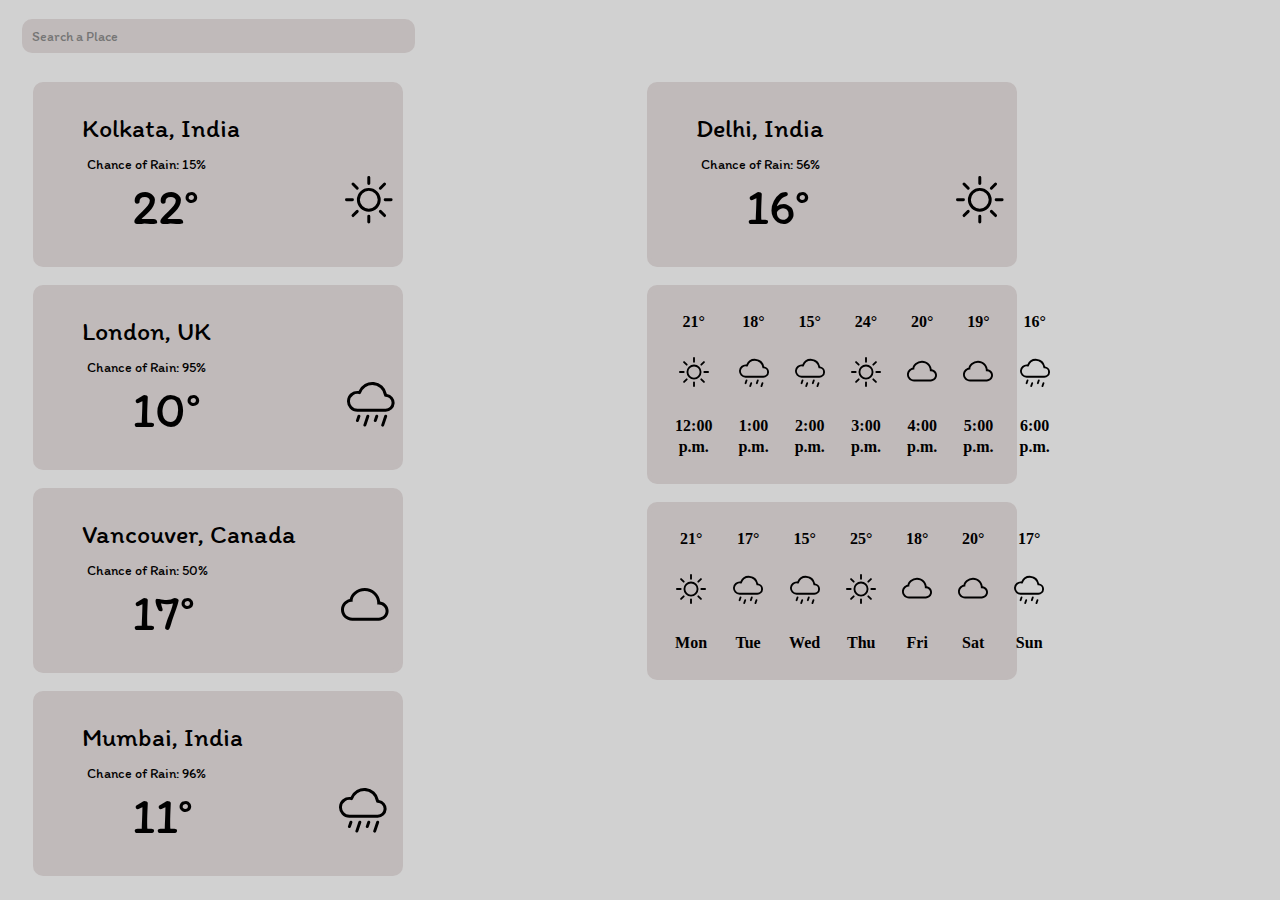
<file: waether/index.html>
<!DOCTYPE html>
<html lang="en">

<head>
    <meta charset="UTF-8">
    <meta http-equiv="X-UA-Compatible" content="IE=edge">
    <meta name="viewport" content="width=device-width, initial-scale=1.0">
    <title>Weather Webpage</title>
    <link rel="preconnect" href="https://fonts.googleapis.com">
    <link rel="preconnect" href="https://fonts.gstatic.com" crossorigin>
    <link href="https://fonts.googleapis.com/css2?family=Itim&display=swap" rel="stylesheet">
    <link rel="stylesheet" href="project1.css">
</head>

<body>
    <div class="container">
        <div class="box1">
            <input type="text" id="search1" placeholder="Search a Place">
        </div>
        <div class="row">
            <div class="column">
                <div class="weather" id="weather1">

                    <p class="para1" id="paragraph">Kolkata, India
                        <br>

                        <span class="para2" id="paragraph1">
                            Chance of Rain: 15%
                        </span>
                        <br>
                        <span class="images" id="img2">22°</span>
                        <svg xmlns="http://www.w3.org/2000/svg" fill="currentColor" class="image" viewBox="0 0 16 16">
                            <path
                                d="M8 11a3 3 0 1 1 0-6 3 3 0 0 1 0 6zm0 1a4 4 0 1 0 0-8 4 4 0 0 0 0 8zM8 0a.5.5 0 0 1 .5.5v2a.5.5 0 0 1-1 0v-2A.5.5 0 0 1 8 0zm0 13a.5.5 0 0 1 .5.5v2a.5.5 0 0 1-1 0v-2A.5.5 0 0 1 8 13zm8-5a.5.5 0 0 1-.5.5h-2a.5.5 0 0 1 0-1h2a.5.5 0 0 1 .5.5zM3 8a.5.5 0 0 1-.5.5h-2a.5.5 0 0 1 0-1h2A.5.5 0 0 1 3 8zm10.657-5.657a.5.5 0 0 1 0 .707l-1.414 1.415a.5.5 0 1 1-.707-.708l1.414-1.414a.5.5 0 0 1 .707 0zm-9.193 9.193a.5.5 0 0 1 0 .707L3.05 13.657a.5.5 0 0 1-.707-.707l1.414-1.414a.5.5 0 0 1 .707 0zm9.193 2.121a.5.5 0 0 1-.707 0l-1.414-1.414a.5.5 0 0 1 .707-.707l1.414 1.414a.5.5 0 0 1 0 .707zM4.464 4.465a.5.5 0 0 1-.707 0L2.343 3.05a.5.5 0 1 1 .707-.707l1.414 1.414a.5.5 0 0 1 0 .708z" />
                        </svg>
                    </p>
                </div>
                <br>

                <div class="weather" id="weather2">

                    <p class="para1" id="paragraph">London, UK
                        <br>

                        <span class="para2" id="paragraph1">
                            Chance of Rain: 95%
                        </span>
                        <br>
                        <span class="images" id="img2">10°</span>
                        <svg xmlns="http://www.w3.org/2000/svg" fill="currentColor" class="image" viewBox="0 0 16 16">
                            <path
                                d="M4.158 12.025a.5.5 0 0 1 .316.633l-.5 1.5a.5.5 0 0 1-.948-.316l.5-1.5a.5.5 0 0 1 .632-.317zm3 0a.5.5 0 0 1 .316.633l-1 3a.5.5 0 0 1-.948-.316l1-3a.5.5 0 0 1 .632-.317zm3 0a.5.5 0 0 1 .316.633l-.5 1.5a.5.5 0 0 1-.948-.316l.5-1.5a.5.5 0 0 1 .632-.317zm3 0a.5.5 0 0 1 .316.633l-1 3a.5.5 0 1 1-.948-.316l1-3a.5.5 0 0 1 .632-.317zm.247-6.998a5.001 5.001 0 0 0-9.499-1.004A3.5 3.5 0 1 0 3.5 11H13a3 3 0 0 0 .405-5.973zM8.5 2a4 4 0 0 1 3.976 3.555.5.5 0 0 0 .5.445H13a2 2 0 0 1 0 4H3.5a2.5 2.5 0 1 1 .605-4.926.5.5 0 0 0 .596-.329A4.002 4.002 0 0 1 8.5 2z" />
                        </svg>
                    </p>
                </div>
                <br>

                <div class="weather" id="weather3">

                    <p class="para1" id="paragraph">Vancouver, Canada
                        <br>

                        <span class="para2" id="paragraph1">
                            Chance of Rain: 50%
                        </span>
                        <br>
                        <span class="images" id="img2">17°</span>
                        <svg xmlns="http://www.w3.org/2000/svg" fill="currentColor" class="image" viewBox="0 0 16 16">
                            <path
                                d="M4.406 3.342A5.53 5.53 0 0 1 8 2c2.69 0 4.923 2 5.166 4.579C14.758 6.804 16 8.137 16 9.773 16 11.569 14.502 13 12.687 13H3.781C1.708 13 0 11.366 0 9.318c0-1.763 1.266-3.223 2.942-3.593.143-.863.698-1.723 1.464-2.383zm.653.757c-.757.653-1.153 1.44-1.153 2.056v.448l-.445.049C2.064 6.805 1 7.952 1 9.318 1 10.785 2.23 12 3.781 12h8.906C13.98 12 15 10.988 15 9.773c0-1.216-1.02-2.228-2.313-2.228h-.5v-.5C12.188 4.825 10.328 3 8 3a4.53 4.53 0 0 0-2.941 1.1z" />
                        </svg>
                    </p>
                </div>
                <br>

                <div class="weather" id="weather4">

                    <p class="para1" id="paragraph">Mumbai, India
                        <br>

                        <span class="para2" id="paragraph1">
                            Chance of Rain: 96%
                        </span>
                        <br>
                        <span class="images" id="img2">11°</span>
                        <svg xmlns="http://www.w3.org/2000/svg" fill="currentColor" class="image" viewBox="0 0 16 16">
                            <path
                                d="M4.158 12.025a.5.5 0 0 1 .316.633l-.5 1.5a.5.5 0 0 1-.948-.316l.5-1.5a.5.5 0 0 1 .632-.317zm3 0a.5.5 0 0 1 .316.633l-1 3a.5.5 0 0 1-.948-.316l1-3a.5.5 0 0 1 .632-.317zm3 0a.5.5 0 0 1 .316.633l-.5 1.5a.5.5 0 0 1-.948-.316l.5-1.5a.5.5 0 0 1 .632-.317zm3 0a.5.5 0 0 1 .316.633l-1 3a.5.5 0 1 1-.948-.316l1-3a.5.5 0 0 1 .632-.317zm.247-6.998a5.001 5.001 0 0 0-9.499-1.004A3.5 3.5 0 1 0 3.5 11H13a3 3 0 0 0 .405-5.973zM8.5 2a4 4 0 0 1 3.976 3.555.5.5 0 0 0 .5.445H13a2 2 0 0 1 0 4H3.5a2.5 2.5 0 1 1 .605-4.926.5.5 0 0 0 .596-.329A4.002 4.002 0 0 1 8.5 2z" />
                        </svg>
                    </p>
                </div>
            </div>

            <div class="column">
                <div class="weather" id="weather1">

                    <p class="para1" id="paragraph">Delhi, India
                        <br>

                        <span class="para2" id="paragraph1">
                            Chance of Rain: 56%
                        </span>
                        <br>
                        <span class="images" id="img2">16°</span>
                        <svg xmlns="http://www.w3.org/2000/svg" fill="currentColor" class="image" viewBox="0 0 16 16">
                            <path
                                d="M8 11a3 3 0 1 1 0-6 3 3 0 0 1 0 6zm0 1a4 4 0 1 0 0-8 4 4 0 0 0 0 8zM8 0a.5.5 0 0 1 .5.5v2a.5.5 0 0 1-1 0v-2A.5.5 0 0 1 8 0zm0 13a.5.5 0 0 1 .5.5v2a.5.5 0 0 1-1 0v-2A.5.5 0 0 1 8 13zm8-5a.5.5 0 0 1-.5.5h-2a.5.5 0 0 1 0-1h2a.5.5 0 0 1 .5.5zM3 8a.5.5 0 0 1-.5.5h-2a.5.5 0 0 1 0-1h2A.5.5 0 0 1 3 8zm10.657-5.657a.5.5 0 0 1 0 .707l-1.414 1.415a.5.5 0 1 1-.707-.708l1.414-1.414a.5.5 0 0 1 .707 0zm-9.193 9.193a.5.5 0 0 1 0 .707L3.05 13.657a.5.5 0 0 1-.707-.707l1.414-1.414a.5.5 0 0 1 .707 0zm9.193 2.121a.5.5 0 0 1-.707 0l-1.414-1.414a.5.5 0 0 1 .707-.707l1.414 1.414a.5.5 0 0 1 0 .707zM4.464 4.465a.5.5 0 0 1-.707 0L2.343 3.05a.5.5 0 1 1 .707-.707l1.414 1.414a.5.5 0 0 1 0 .708z" />
                        </svg>
                    </p>
                </div>
                <br>

                <div class="weather" id="weather2">
                    <table class="tb1" id="tab1">
                        <thead>
                            <tr>
                                <th class="th1">21°</th>
                                <th class="th1">18°</th>
                                <th class="th1">15°</th>
                                <th class="th1">24°</th>
                                <th class="th1">20°</th>
                                <th class="th1">19°</th>
                                <th class="th1">16°</th>
                            </tr>

                        </thead>
                        <tbody>
                            <tr>
                                <th class="th1"><svg xmlns="http://www.w3.org/2000/svg" width="30" height="30"
                                        fill="currentColor" class="bi bi-brightness-high" viewBox="0 0 16 16">
                                        <path
                                            d="M8 11a3 3 0 1 1 0-6 3 3 0 0 1 0 6zm0 1a4 4 0 1 0 0-8 4 4 0 0 0 0 8zM8 0a.5.5 0 0 1 .5.5v2a.5.5 0 0 1-1 0v-2A.5.5 0 0 1 8 0zm0 13a.5.5 0 0 1 .5.5v2a.5.5 0 0 1-1 0v-2A.5.5 0 0 1 8 13zm8-5a.5.5 0 0 1-.5.5h-2a.5.5 0 0 1 0-1h2a.5.5 0 0 1 .5.5zM3 8a.5.5 0 0 1-.5.5h-2a.5.5 0 0 1 0-1h2A.5.5 0 0 1 3 8zm10.657-5.657a.5.5 0 0 1 0 .707l-1.414 1.415a.5.5 0 1 1-.707-.708l1.414-1.414a.5.5 0 0 1 .707 0zm-9.193 9.193a.5.5 0 0 1 0 .707L3.05 13.657a.5.5 0 0 1-.707-.707l1.414-1.414a.5.5 0 0 1 .707 0zm9.193 2.121a.5.5 0 0 1-.707 0l-1.414-1.414a.5.5 0 0 1 .707-.707l1.414 1.414a.5.5 0 0 1 0 .707zM4.464 4.465a.5.5 0 0 1-.707 0L2.343 3.05a.5.5 0 1 1 .707-.707l1.414 1.414a.5.5 0 0 1 0 .708z" />
                                    </svg></th>
                                <th class="th1"><svg xmlns="http://www.w3.org/2000/svg" width="30" height="30"
                                        fill="currentColor" class="bi bi-cloud-drizzle" viewBox="0 0 16 16">
                                        <path
                                            d="M4.158 12.025a.5.5 0 0 1 .316.633l-.5 1.5a.5.5 0 0 1-.948-.316l.5-1.5a.5.5 0 0 1 .632-.317zm6 0a.5.5 0 0 1 .316.633l-.5 1.5a.5.5 0 0 1-.948-.316l.5-1.5a.5.5 0 0 1 .632-.317zm-3.5 1.5a.5.5 0 0 1 .316.633l-.5 1.5a.5.5 0 0 1-.948-.316l.5-1.5a.5.5 0 0 1 .632-.317zm6 0a.5.5 0 0 1 .316.633l-.5 1.5a.5.5 0 1 1-.948-.316l.5-1.5a.5.5 0 0 1 .632-.317zm.747-8.498a5.001 5.001 0 0 0-9.499-1.004A3.5 3.5 0 1 0 3.5 11H13a3 3 0 0 0 .405-5.973zM8.5 2a4 4 0 0 1 3.976 3.555.5.5 0 0 0 .5.445H13a2 2 0 0 1 0 4H3.5a2.5 2.5 0 1 1 .605-4.926.5.5 0 0 0 .596-.329A4.002 4.002 0 0 1 8.5 2z" />
                                    </svg></th>
                                <th class="th1"><svg xmlns="http://www.w3.org/2000/svg" width="30" height="30"
                                        fill="currentColor" class="bi bi-cloud-drizzle" viewBox="0 0 16 16">
                                        <path
                                            d="M4.158 12.025a.5.5 0 0 1 .316.633l-.5 1.5a.5.5 0 0 1-.948-.316l.5-1.5a.5.5 0 0 1 .632-.317zm6 0a.5.5 0 0 1 .316.633l-.5 1.5a.5.5 0 0 1-.948-.316l.5-1.5a.5.5 0 0 1 .632-.317zm-3.5 1.5a.5.5 0 0 1 .316.633l-.5 1.5a.5.5 0 0 1-.948-.316l.5-1.5a.5.5 0 0 1 .632-.317zm6 0a.5.5 0 0 1 .316.633l-.5 1.5a.5.5 0 1 1-.948-.316l.5-1.5a.5.5 0 0 1 .632-.317zm.747-8.498a5.001 5.001 0 0 0-9.499-1.004A3.5 3.5 0 1 0 3.5 11H13a3 3 0 0 0 .405-5.973zM8.5 2a4 4 0 0 1 3.976 3.555.5.5 0 0 0 .5.445H13a2 2 0 0 1 0 4H3.5a2.5 2.5 0 1 1 .605-4.926.5.5 0 0 0 .596-.329A4.002 4.002 0 0 1 8.5 2z" />
                                    </svg></th>
                                <th class="th1"><svg xmlns="http://www.w3.org/2000/svg" width="30" height="30"
                                        fill="currentColor" class="bi bi-brightness-high" viewBox="0 0 16 16">
                                        <path
                                            d="M8 11a3 3 0 1 1 0-6 3 3 0 0 1 0 6zm0 1a4 4 0 1 0 0-8 4 4 0 0 0 0 8zM8 0a.5.5 0 0 1 .5.5v2a.5.5 0 0 1-1 0v-2A.5.5 0 0 1 8 0zm0 13a.5.5 0 0 1 .5.5v2a.5.5 0 0 1-1 0v-2A.5.5 0 0 1 8 13zm8-5a.5.5 0 0 1-.5.5h-2a.5.5 0 0 1 0-1h2a.5.5 0 0 1 .5.5zM3 8a.5.5 0 0 1-.5.5h-2a.5.5 0 0 1 0-1h2A.5.5 0 0 1 3 8zm10.657-5.657a.5.5 0 0 1 0 .707l-1.414 1.415a.5.5 0 1 1-.707-.708l1.414-1.414a.5.5 0 0 1 .707 0zm-9.193 9.193a.5.5 0 0 1 0 .707L3.05 13.657a.5.5 0 0 1-.707-.707l1.414-1.414a.5.5 0 0 1 .707 0zm9.193 2.121a.5.5 0 0 1-.707 0l-1.414-1.414a.5.5 0 0 1 .707-.707l1.414 1.414a.5.5 0 0 1 0 .707zM4.464 4.465a.5.5 0 0 1-.707 0L2.343 3.05a.5.5 0 1 1 .707-.707l1.414 1.414a.5.5 0 0 1 0 .708z" />
                                    </svg></th>
                                <th class="th1"><svg xmlns="http://www.w3.org/2000/svg" width="30" height="30"
                                        fill="currentColor" class="bi bi-cloud" viewBox="0 0 16 16">
                                        <path
                                            d="M4.406 3.342A5.53 5.53 0 0 1 8 2c2.69 0 4.923 2 5.166 4.579C14.758 6.804 16 8.137 16 9.773 16 11.569 14.502 13 12.687 13H3.781C1.708 13 0 11.366 0 9.318c0-1.763 1.266-3.223 2.942-3.593.143-.863.698-1.723 1.464-2.383zm.653.757c-.757.653-1.153 1.44-1.153 2.056v.448l-.445.049C2.064 6.805 1 7.952 1 9.318 1 10.785 2.23 12 3.781 12h8.906C13.98 12 15 10.988 15 9.773c0-1.216-1.02-2.228-2.313-2.228h-.5v-.5C12.188 4.825 10.328 3 8 3a4.53 4.53 0 0 0-2.941 1.1z" />
                                    </svg></th>
                                <th class="th1"><svg xmlns="http://www.w3.org/2000/svg" width="30" height="30"
                                        fill="currentColor" class="bi bi-cloud" viewBox="0 0 16 16">
                                        <path
                                            d="M4.406 3.342A5.53 5.53 0 0 1 8 2c2.69 0 4.923 2 5.166 4.579C14.758 6.804 16 8.137 16 9.773 16 11.569 14.502 13 12.687 13H3.781C1.708 13 0 11.366 0 9.318c0-1.763 1.266-3.223 2.942-3.593.143-.863.698-1.723 1.464-2.383zm.653.757c-.757.653-1.153 1.44-1.153 2.056v.448l-.445.049C2.064 6.805 1 7.952 1 9.318 1 10.785 2.23 12 3.781 12h8.906C13.98 12 15 10.988 15 9.773c0-1.216-1.02-2.228-2.313-2.228h-.5v-.5C12.188 4.825 10.328 3 8 3a4.53 4.53 0 0 0-2.941 1.1z" />
                                    </svg></th>
                                <th class="th1"><svg xmlns="http://www.w3.org/2000/svg" width="30" height="30"
                                        fill="currentColor" class="bi bi-cloud-drizzle" viewBox="0 0 16 16">
                                        <path
                                            d="M4.158 12.025a.5.5 0 0 1 .316.633l-.5 1.5a.5.5 0 0 1-.948-.316l.5-1.5a.5.5 0 0 1 .632-.317zm6 0a.5.5 0 0 1 .316.633l-.5 1.5a.5.5 0 0 1-.948-.316l.5-1.5a.5.5 0 0 1 .632-.317zm-3.5 1.5a.5.5 0 0 1 .316.633l-.5 1.5a.5.5 0 0 1-.948-.316l.5-1.5a.5.5 0 0 1 .632-.317zm6 0a.5.5 0 0 1 .316.633l-.5 1.5a.5.5 0 1 1-.948-.316l.5-1.5a.5.5 0 0 1 .632-.317zm.747-8.498a5.001 5.001 0 0 0-9.499-1.004A3.5 3.5 0 1 0 3.5 11H13a3 3 0 0 0 .405-5.973zM8.5 2a4 4 0 0 1 3.976 3.555.5.5 0 0 0 .5.445H13a2 2 0 0 1 0 4H3.5a2.5 2.5 0 1 1 .605-4.926.5.5 0 0 0 .596-.329A4.002 4.002 0 0 1 8.5 2z" />
                                    </svg></th>
                            </tr>

                            <tr>
                                <th class="th3">12:00</th>
                                <th class="th3">1:00</th>
                                <th class="th3">2:00</th>
                                <th class="th3">3:00</th>
                                <th class="th3">4:00</th>
                                <th class="th3">5:00</th>
                                <th class="th3">6:00</th>
                            </tr>

                            <tr>
                                <th class="th2" id="thone">p.m.</th>
                                <th class="th2" id="thone">p.m.</th>
                                <th class="th2" id="thone">p.m.</th>
                                <th class="th2" id="thone">p.m.</th>
                                <th class="th2" id="thone">p.m.</th>
                                <th class="th2" id="thone">p.m.</th>
                                <th class="th2" id="thone">p.m.</th>
                            </tr>
                        </tbody>
                    </table>
                </div>
                <br>

                <div class="weather" id="weather3">
                    <table class="tb1" id="tab1">
                        <thead>
                            <tr>
                                <th class="th1">21°</th>
                                <th class="th1">17°</th>
                                <th class="th1">15°</th>
                                <th class="th1">25°</th>
                                <th class="th1">18°</th>
                                <th class="th1">20°</th>
                                <th class="th1">17°</th>
                            </tr>

                        </thead>
                        <tbody>
                            <tr>
                                <th class="th1"><svg xmlns="http://www.w3.org/2000/svg" width="30" height="30"
                                        fill="currentColor" class="bi bi-brightness-high" viewBox="0 0 16 16">
                                        <path
                                            d="M8 11a3 3 0 1 1 0-6 3 3 0 0 1 0 6zm0 1a4 4 0 1 0 0-8 4 4 0 0 0 0 8zM8 0a.5.5 0 0 1 .5.5v2a.5.5 0 0 1-1 0v-2A.5.5 0 0 1 8 0zm0 13a.5.5 0 0 1 .5.5v2a.5.5 0 0 1-1 0v-2A.5.5 0 0 1 8 13zm8-5a.5.5 0 0 1-.5.5h-2a.5.5 0 0 1 0-1h2a.5.5 0 0 1 .5.5zM3 8a.5.5 0 0 1-.5.5h-2a.5.5 0 0 1 0-1h2A.5.5 0 0 1 3 8zm10.657-5.657a.5.5 0 0 1 0 .707l-1.414 1.415a.5.5 0 1 1-.707-.708l1.414-1.414a.5.5 0 0 1 .707 0zm-9.193 9.193a.5.5 0 0 1 0 .707L3.05 13.657a.5.5 0 0 1-.707-.707l1.414-1.414a.5.5 0 0 1 .707 0zm9.193 2.121a.5.5 0 0 1-.707 0l-1.414-1.414a.5.5 0 0 1 .707-.707l1.414 1.414a.5.5 0 0 1 0 .707zM4.464 4.465a.5.5 0 0 1-.707 0L2.343 3.05a.5.5 0 1 1 .707-.707l1.414 1.414a.5.5 0 0 1 0 .708z" />
                                    </svg></th>
                                <th class="th1"><svg xmlns="http://www.w3.org/2000/svg" width="30" height="30"
                                        fill="currentColor" class="bi bi-cloud-drizzle" viewBox="0 0 16 16">
                                        <path
                                            d="M4.158 12.025a.5.5 0 0 1 .316.633l-.5 1.5a.5.5 0 0 1-.948-.316l.5-1.5a.5.5 0 0 1 .632-.317zm6 0a.5.5 0 0 1 .316.633l-.5 1.5a.5.5 0 0 1-.948-.316l.5-1.5a.5.5 0 0 1 .632-.317zm-3.5 1.5a.5.5 0 0 1 .316.633l-.5 1.5a.5.5 0 0 1-.948-.316l.5-1.5a.5.5 0 0 1 .632-.317zm6 0a.5.5 0 0 1 .316.633l-.5 1.5a.5.5 0 1 1-.948-.316l.5-1.5a.5.5 0 0 1 .632-.317zm.747-8.498a5.001 5.001 0 0 0-9.499-1.004A3.5 3.5 0 1 0 3.5 11H13a3 3 0 0 0 .405-5.973zM8.5 2a4 4 0 0 1 3.976 3.555.5.5 0 0 0 .5.445H13a2 2 0 0 1 0 4H3.5a2.5 2.5 0 1 1 .605-4.926.5.5 0 0 0 .596-.329A4.002 4.002 0 0 1 8.5 2z" />
                                    </svg></th>
                                <th class="th1"><svg xmlns="http://www.w3.org/2000/svg" width="30" height="30"
                                        fill="currentColor" class="bi bi-cloud-drizzle" viewBox="0 0 16 16">
                                        <path
                                            d="M4.158 12.025a.5.5 0 0 1 .316.633l-.5 1.5a.5.5 0 0 1-.948-.316l.5-1.5a.5.5 0 0 1 .632-.317zm6 0a.5.5 0 0 1 .316.633l-.5 1.5a.5.5 0 0 1-.948-.316l.5-1.5a.5.5 0 0 1 .632-.317zm-3.5 1.5a.5.5 0 0 1 .316.633l-.5 1.5a.5.5 0 0 1-.948-.316l.5-1.5a.5.5 0 0 1 .632-.317zm6 0a.5.5 0 0 1 .316.633l-.5 1.5a.5.5 0 1 1-.948-.316l.5-1.5a.5.5 0 0 1 .632-.317zm.747-8.498a5.001 5.001 0 0 0-9.499-1.004A3.5 3.5 0 1 0 3.5 11H13a3 3 0 0 0 .405-5.973zM8.5 2a4 4 0 0 1 3.976 3.555.5.5 0 0 0 .5.445H13a2 2 0 0 1 0 4H3.5a2.5 2.5 0 1 1 .605-4.926.5.5 0 0 0 .596-.329A4.002 4.002 0 0 1 8.5 2z" />
                                    </svg></th>
                                <th class="th1"><svg xmlns="http://www.w3.org/2000/svg" width="30" height="30"
                                        fill="currentColor" class="bi bi-brightness-high" viewBox="0 0 16 16">
                                        <path
                                            d="M8 11a3 3 0 1 1 0-6 3 3 0 0 1 0 6zm0 1a4 4 0 1 0 0-8 4 4 0 0 0 0 8zM8 0a.5.5 0 0 1 .5.5v2a.5.5 0 0 1-1 0v-2A.5.5 0 0 1 8 0zm0 13a.5.5 0 0 1 .5.5v2a.5.5 0 0 1-1 0v-2A.5.5 0 0 1 8 13zm8-5a.5.5 0 0 1-.5.5h-2a.5.5 0 0 1 0-1h2a.5.5 0 0 1 .5.5zM3 8a.5.5 0 0 1-.5.5h-2a.5.5 0 0 1 0-1h2A.5.5 0 0 1 3 8zm10.657-5.657a.5.5 0 0 1 0 .707l-1.414 1.415a.5.5 0 1 1-.707-.708l1.414-1.414a.5.5 0 0 1 .707 0zm-9.193 9.193a.5.5 0 0 1 0 .707L3.05 13.657a.5.5 0 0 1-.707-.707l1.414-1.414a.5.5 0 0 1 .707 0zm9.193 2.121a.5.5 0 0 1-.707 0l-1.414-1.414a.5.5 0 0 1 .707-.707l1.414 1.414a.5.5 0 0 1 0 .707zM4.464 4.465a.5.5 0 0 1-.707 0L2.343 3.05a.5.5 0 1 1 .707-.707l1.414 1.414a.5.5 0 0 1 0 .708z" />
                                    </svg></th>
                                <th class="th1"><svg xmlns="http://www.w3.org/2000/svg" width="30" height="30"
                                        fill="currentColor" class="bi bi-cloud" viewBox="0 0 16 16">
                                        <path
                                            d="M4.406 3.342A5.53 5.53 0 0 1 8 2c2.69 0 4.923 2 5.166 4.579C14.758 6.804 16 8.137 16 9.773 16 11.569 14.502 13 12.687 13H3.781C1.708 13 0 11.366 0 9.318c0-1.763 1.266-3.223 2.942-3.593.143-.863.698-1.723 1.464-2.383zm.653.757c-.757.653-1.153 1.44-1.153 2.056v.448l-.445.049C2.064 6.805 1 7.952 1 9.318 1 10.785 2.23 12 3.781 12h8.906C13.98 12 15 10.988 15 9.773c0-1.216-1.02-2.228-2.313-2.228h-.5v-.5C12.188 4.825 10.328 3 8 3a4.53 4.53 0 0 0-2.941 1.1z" />
                                    </svg></th>
                                <th class="th1"><svg xmlns="http://www.w3.org/2000/svg" width="30" height="30"
                                        fill="currentColor" class="bi bi-cloud" viewBox="0 0 16 16">
                                        <path
                                            d="M4.406 3.342A5.53 5.53 0 0 1 8 2c2.69 0 4.923 2 5.166 4.579C14.758 6.804 16 8.137 16 9.773 16 11.569 14.502 13 12.687 13H3.781C1.708 13 0 11.366 0 9.318c0-1.763 1.266-3.223 2.942-3.593.143-.863.698-1.723 1.464-2.383zm.653.757c-.757.653-1.153 1.44-1.153 2.056v.448l-.445.049C2.064 6.805 1 7.952 1 9.318 1 10.785 2.23 12 3.781 12h8.906C13.98 12 15 10.988 15 9.773c0-1.216-1.02-2.228-2.313-2.228h-.5v-.5C12.188 4.825 10.328 3 8 3a4.53 4.53 0 0 0-2.941 1.1z" />
                                    </svg></th>
                                <th class="th1"><svg xmlns="http://www.w3.org/2000/svg" width="30" height="30"
                                        fill="currentColor" class="bi bi-cloud-drizzle" viewBox="0 0 16 16">
                                        <path
                                            d="M4.158 12.025a.5.5 0 0 1 .316.633l-.5 1.5a.5.5 0 0 1-.948-.316l.5-1.5a.5.5 0 0 1 .632-.317zm6 0a.5.5 0 0 1 .316.633l-.5 1.5a.5.5 0 0 1-.948-.316l.5-1.5a.5.5 0 0 1 .632-.317zm-3.5 1.5a.5.5 0 0 1 .316.633l-.5 1.5a.5.5 0 0 1-.948-.316l.5-1.5a.5.5 0 0 1 .632-.317zm6 0a.5.5 0 0 1 .316.633l-.5 1.5a.5.5 0 1 1-.948-.316l.5-1.5a.5.5 0 0 1 .632-.317zm.747-8.498a5.001 5.001 0 0 0-9.499-1.004A3.5 3.5 0 1 0 3.5 11H13a3 3 0 0 0 .405-5.973zM8.5 2a4 4 0 0 1 3.976 3.555.5.5 0 0 0 .5.445H13a2 2 0 0 1 0 4H3.5a2.5 2.5 0 1 1 .605-4.926.5.5 0 0 0 .596-.329A4.002 4.002 0 0 1 8.5 2z" />
                                    </svg></th>
                            </tr>

                            <tr>
                                <th class="th1">Mon</th>
                                <th class="th1">Tue</th>
                                <th class="th1">Wed</th>
                                <th class="th1">Thu</th>
                                <th class="th1">Fri</th>
                                <th class="th1">Sat</th>
                                <th class="th1">Sun</th>
                            </tr>
                        </tbody>
                    </table>
                </div>
            </div>
        </div>
</body>

</html>
</file>
<file: waether/project1.css>
#search1{
    height: 30px;
    width: 30%;
    border-radius: 10px;
    background-color: #c0baba;
    padding: 2px 10px;
    margin: 4px 4px;
    border-style: none;
    font-family: 'Itim';
    font-size: 14px;
}

.box1{
    margin: 15px 10px;
}

.image{
    width: 15%;
    padding-left: 140px;
    /* padding-top: 20px; */
    display: inline;
}

.image1{
    width: 15%;
    display: inline;
}
.images{
    font-family: 'Itim';
    font-size: 50px;
    padding-left: 50px;
}

.weather{
    border: 4px solid #c0baba;
    border-radius: 10px;
    width: 61%;
    margin-left: 15px;
    background-color: #c0baba;
}

.para1{
    padding-left: 45px;
    font-family: 'Itim';
    font-size: 26px;
    /* padding-bottom: 10px; */
}

.para2{
    padding-left: 5px;
    font-family: 'Itim';
    font-size: 14px;
    /* padding-bottom: 10px; */
}

body{
    background-color: #d1d1d1;
}

.column {
    float: left;
    width: 47%;
    padding: 10px;
    /* height: 300px; */
    /* Should be removed. Only for demonstration */
}

/* Clear floats after the columns */
.row:after {
    content: "";
    display: table;
    clear: both;
}

.tb1{
    padding: 10px;
}

.th1{
    padding: 12px;
}

.th3{
    padding-left: 12px;
    padding-top: 12px;
    padding-bottom: 0px;
    padding-right: 12px;
}

#thone{
    padding-top: 1px;
    padding-bottom: 12px;
    padding-left: 12px;
    padding-right: 12px;
}
</file>
